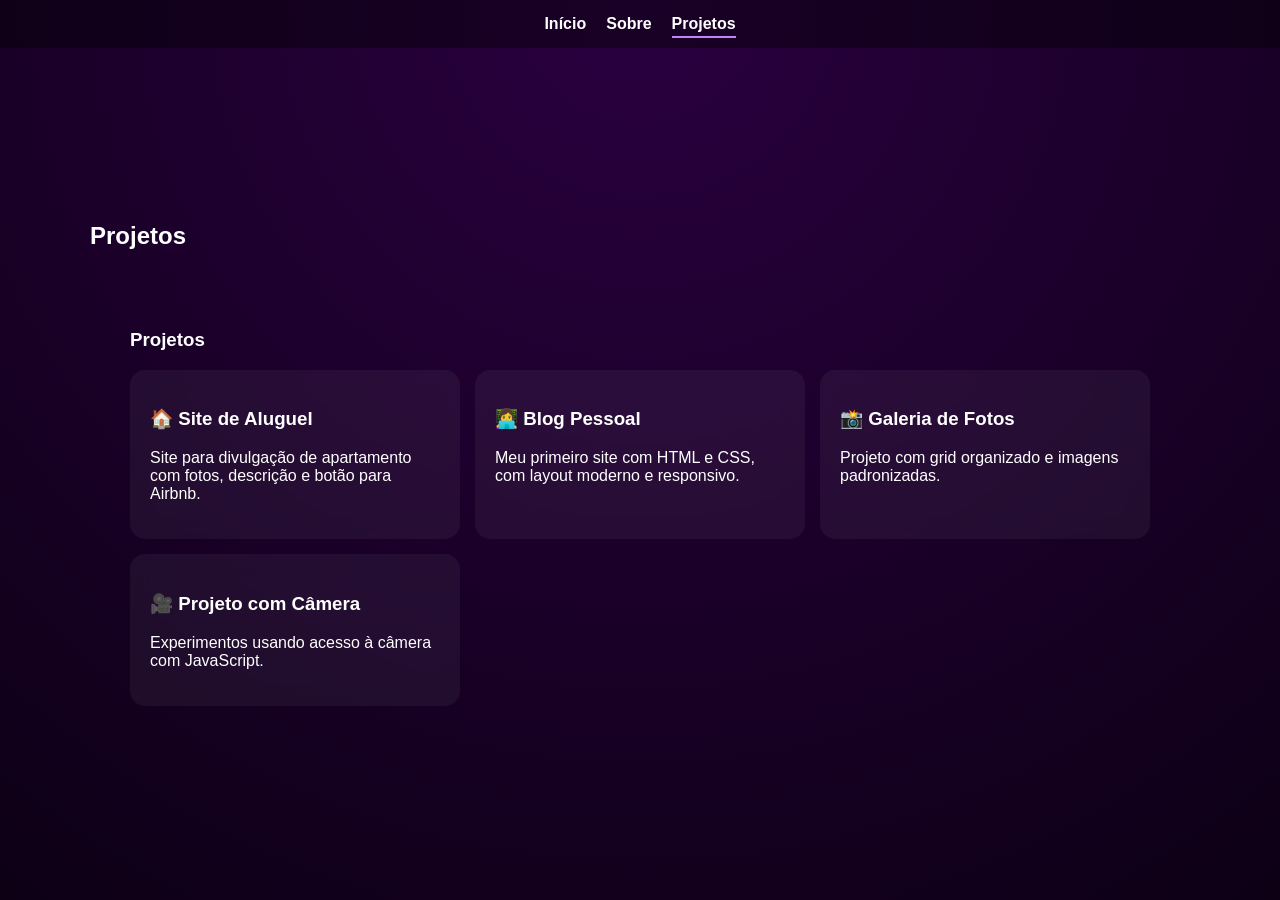
<file: projetos.html>
<!DOCTYPE html>
<html lang="pt-br">
<head>
  <meta charset="UTF-8">
  <title>Projetos</title>
  <link rel="stylesheet" href="tedio.css">
</head>
<body class="fade-page">

<nav class="nav">
  <a href="index.html">Início</a>
  <a href="sobre.html">Sobre</a>
  <a href="projetos.html" class="active">Projetos</a>
</nav>

<section class="container">
  <h1>Projetos</h1>
  <section class="container">
  <h1>Projetos</h1>

  <div class="grid">

    <div class="project-card">
      <h3>🏠 Site de Aluguel</h3>
      <p>Site para divulgação de apartamento com fotos, descrição e botão para Airbnb.</p>
    </div>

    <div class="project-card">
      <h3>👩‍💻 Blog Pessoal</h3>
      <p>Meu primeiro site com HTML e CSS, com layout moderno e responsivo.</p>
    </div>

    <div class="project-card">
      <h3>📸 Galeria de Fotos</h3>
      <p>Projeto com grid organizado e imagens padronizadas.</p>
    </div>

    <div class="project-card">
      <h3>🎥 Projeto com Câmera</h3>
      <p>Experimentos usando acesso à câmera com JavaScript.</p>
    </div>

  </div>
</section>
</section>

<script src="script.js"></script>
</body>
</html>
</file>
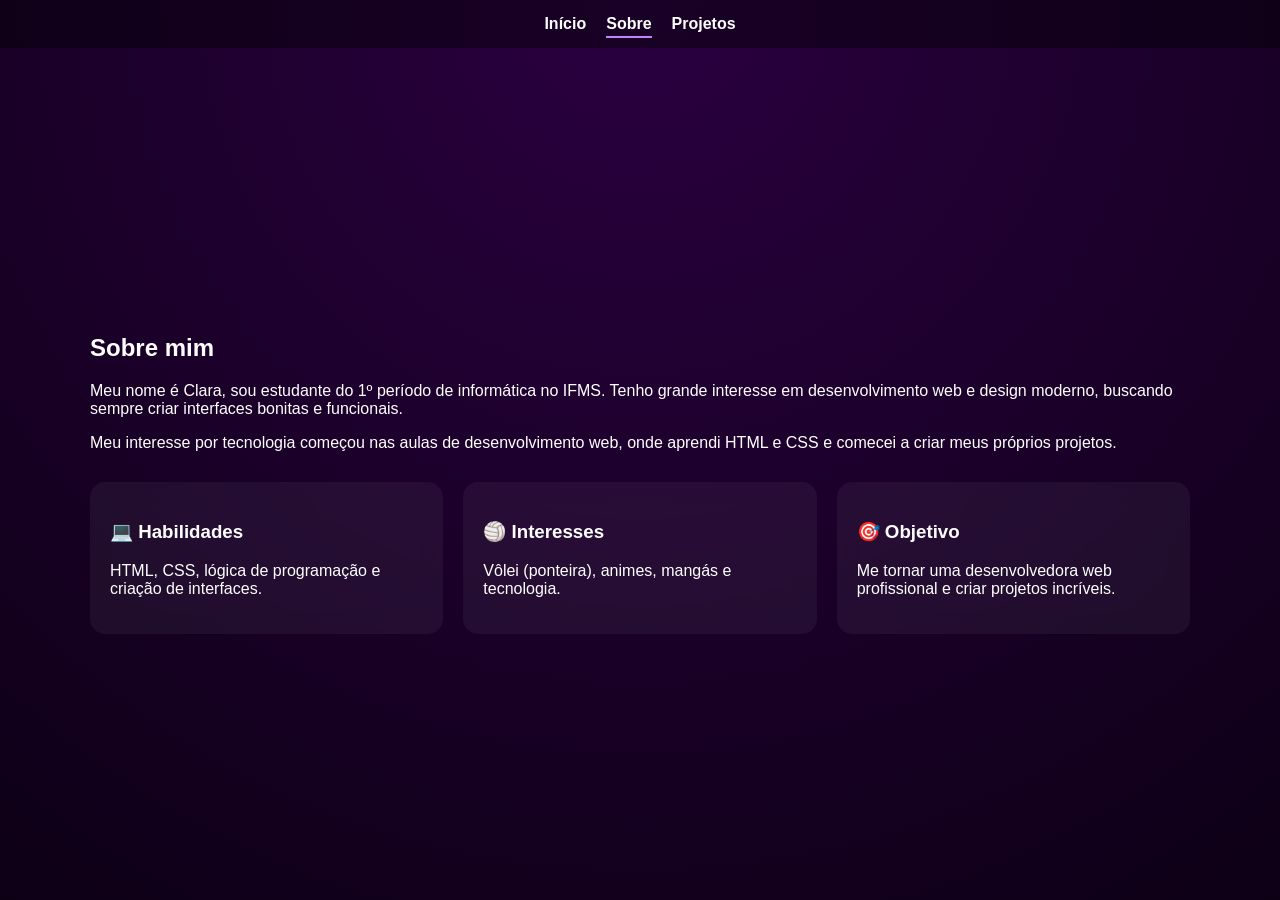
<file: sobre.html>
<!DOCTYPE html>
<html lang="pt-br">
<head>
  <meta charset="UTF-8">
  <meta name="viewport" content="width=device-width, initial-scale=1.0">
  <title>Sobre</title>
  <link rel="stylesheet" href="tedio.css">
</head>

<body class="fade-page">

<nav class="nav">
  <a href="index.html">Início</a>
  <a href="sobre.html" class="active">Sobre</a>
  <a href="projetos.html">Projetos</a>
</nav>

<section class="container">
  <h1>Sobre mim</h1>

  <p>
    Meu nome é Clara, sou estudante do 1º período de informática no IFMS.
    Tenho grande interesse em desenvolvimento web e design moderno, buscando sempre criar interfaces bonitas e funcionais.
  </p>

  <p>
    Meu interesse por tecnologia começou nas aulas de desenvolvimento web, onde aprendi HTML e CSS e comecei a criar meus próprios projetos.
  </p>

  <div class="cards">
    <div class="mini-card">
      <h3>💻 Habilidades</h3>
      <p>HTML, CSS, lógica de programação e criação de interfaces.</p>
    </div>

    <div class="mini-card">
      <h3>🏐 Interesses</h3>
      <p>Vôlei (ponteira), animes, mangás e tecnologia.</p>
    </div>

    <div class="mini-card">
      <h3>🎯 Objetivo</h3>
      <p>Me tornar uma desenvolvedora web profissional e criar projetos incríveis.</p>
    </div>
  </div>
</section>

<script src="script.js"></script>

</body>
</html>
</file>
<file: tedio.css>
/* RESET */
body {
  margin: 0;
  font-family: 'Inter', sans-serif;
  background: radial-gradient(circle at top, #2a0040, #0d0015);
  color: white;
  overflow-x: hidden;
  transition: opacity 0.5s ease;
}

/* ANIMAÇÃO DE PÁGINA */
.fade-page {
  opacity: 0;
}

.fade-page.loaded {
  opacity: 1;
}

/* NAV */
.nav {
  display: flex;
  justify-content: center;
  gap: 20px;
  padding: 15px;
  background: rgba(0,0,0,0.4);
}

.nav a {
  color: white;
  text-decoration: none;
  font-weight: bold;
  position: relative;
}

.nav a.active::after {
  content: '';
  position: absolute;
  bottom: -5px;
  left: 0;
  width: 100%;
  height: 2px;
  background: #c084fc;
}

/* HERO */
.hero {
  position: relative;
  padding: 100px 40px;
}

.bg-title {
  position: absolute;
  font-size: 8rem;
  opacity: 0.05;
  top: 20px;
  left: 40px;
  font-family: 'Playfair Display', serif;
}

.hero-content {
  display: flex;
  justify-content: space-between;
  align-items: center;
}

.tags span {
  display: block;
  font-size: 1.5rem;
  font-weight: 600;
}

.right h2 {
  font-size: 3rem;
  margin: 0;
}

/* CONTAINER */
.container {
  padding: 40px;
  max-width: 1100px;
  margin: auto;
}

/* SOBRE */
.about {
  background: rgba(255,255,255,0.05);
  padding: 30px;
  border-radius: 20px;
  backdrop-filter: blur(10px);
  margin-bottom: 40px;
}

/* CARDS (SOBRE) */
.cards {
  display: flex;
  gap: 20px;
  margin-top: 30px;
  flex-wrap: wrap;
}

.mini-card {
  flex: 1;
  min-width: 200px;
  background: rgba(255,255,255,0.05);
  padding: 20px;
  border-radius: 15px;
  backdrop-filter: blur(10px);
  transition: 0.3s;
}

.mini-card:hover {
  transform: translateY(-5px);
}

/* GRID PROJETOS */
.grid {
  display: grid;
  grid-template-columns: repeat(3, 1fr);
  gap: 15px;
}

/* PROJETOS (cards) */
.project-card {
  background: rgba(255,255,255,0.05);
  padding: 20px;
  border-radius: 15px;
  backdrop-filter: blur(10px);
  transition: 0.3s;
}

.project-card:hover {
  transform: scale(1.05);
}

/* BLOCOS VISUAIS */
.item {
  height: 160px;
  border-radius: 15px;
  background: linear-gradient(135deg, #7b2ff7, #2e0057);
  transition: transform 0.3s, box-shadow 0.3s;
}

.item:hover {
  transform: scale(1.05);
  box-shadow: 0 10px 30px rgba(0,0,0,0.5);
}

.item.large {
  grid-column: span 2;
  height: 220px;
}

.item.tall {
  grid-row: span 2;
  height: 100%;
}

/* FOOTER */
footer {
  text-align: center;
  padding: 30px;
  background: #0a0012;
}
footer {
  margin-top: auto;
}

/* ANIMAÇÃO SCROLL */
.fade-in {
  opacity: 0;
  transform: translateY(30px);
  transition: all 0.8s ease;
}

.fade-in.show {
  opacity: 1;
  transform: translateY(0);
}

/* RESPONSIVO */
@media (max-width: 768px) {
  .hero-content {
    flex-direction: column;
    text-align: center;
  }

  .bg-title {
    font-size: 4rem;
  }

  .grid {
    grid-template-columns: 1fr;
  }
}
html, body {
  height: 100%;
}

body {
  display: flex;
  flex-direction: column;
}
.footer-icons img {
  width: 25px;
  height: 20px;
}
.footer-icons a {
  margin: 0 5px;
}
.servicos, .projetos-destaque, .diferencial, .contato-final {
  padding: 60px 20px;
  text-align: center;
}

.cards-servicos {
  display: flex;
  justify-content: center;
  gap: 20px;
  flex-wrap: wrap;
}

.diferencial ul {
  list-style: none;
  margin-top: 20px;
}

.diferencial li {
  margin: 10px 0;
}

.contato-final .btn {
  margin-top: 20px;
  display: inline-block;
}
.botao {
    display: inline-block;
    margin-top: 20px;
    padding: 12px 28px;
    background: white;
    color: black;
    text-decoration: none;
    border-radius: 30px;
    font-weight: bold;
    transition: 0.3s;
}
@keyframes aparecer {
    to {
        opacity: 1;
        transform: translateY(0);
    }
}
.servicos {
  background: linear-gradient(135deg, #1a0026, #2b003d);
  padding: 60px 20px;
  text-align: center;
}

.servicos h2 {
  margin-bottom: 40px;
  font-size: 28px;
  color: #ffffff;
}

.cards {
  display: flex;
  gap: 20px;
  justify-content: center;
  flex-wrap: wrap;
}

.card {
  background: rgba(255, 255, 255, 0.05); /* roxo transparente */
  backdrop-filter: blur(10px); /* efeito glass */
  border: 1px solid rgba(255, 255, 255, 0.1);
  padding: 25px;
  border-radius: 15px;
  width: 280px;
  box-shadow: 0 4px 20px rgba(0,0,0,0.3);
  transition: 0.3s;
}

.card:hover {
  transform: translateY(-8px);
  box-shadow: 0 8px 25px rgba(0,0,0,0.5);
}

.card h3 {
  margin-bottom: 10px;
  color: #ffffff;
}

.card p {
  color: #cfcfcf;
}
.secao-roxa {
  display: flex;
  justify-content: center; /* centraliza horizontal */
  align-items: center;     /* centraliza vertical */
  height: 150px; /* ou a altura que você estiver usando */
}
</file>
